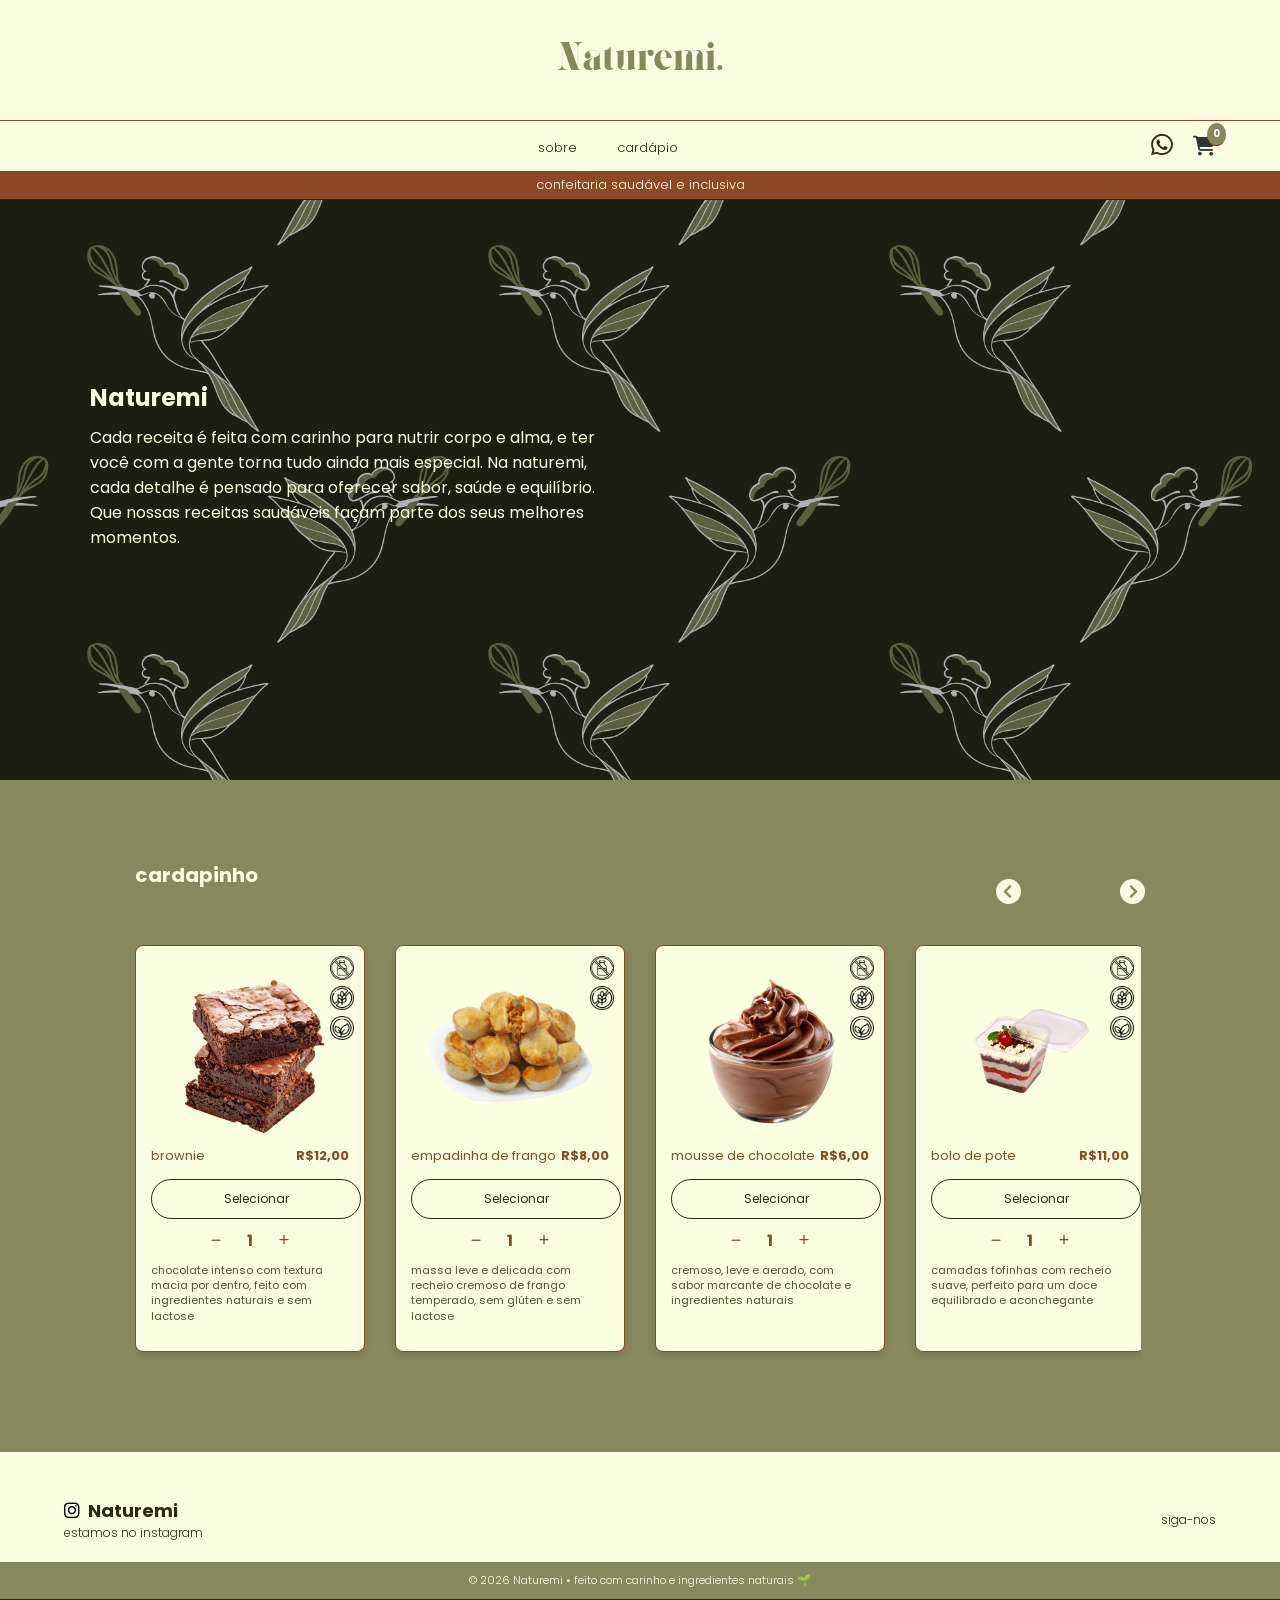
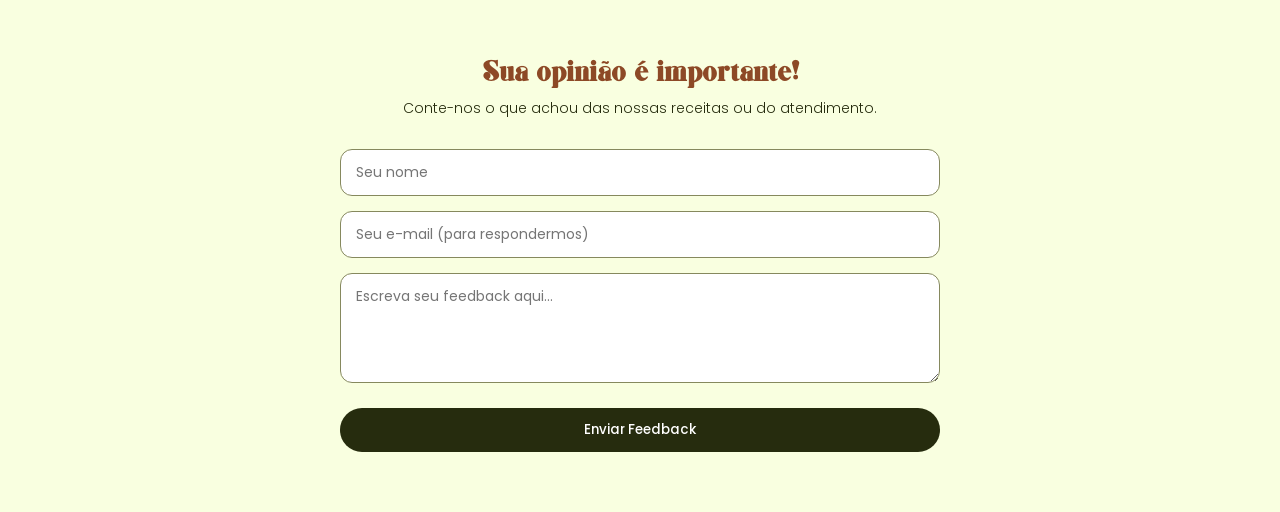
<file: index.html>
<!DOCTYPE html>
<html lang="en">
<head>
    <meta charset="UTF-8">
    <meta name="viewport" content="width=device-width, initial-scale=1.0">
    <link rel="stylesheet" href="https://cdnjs.cloudflare.com/ajax/libs/font-awesome/6.4.0/css/all.min.css"
/>
    <link rel="stylesheet" href="/styles/style.css">
    <link rel="icon" href="/assets/favicon.png" type="image/png">
    <title>Naturemi</title>
</head>
<body>

    <header>
        <nav>
            <span class="titulo">Naturemi.</span>
            
            <div class="menu-container">
                <ul class="navegacao">
                    <li><a href="#sobre">sobre</a></li>
                    <li><a href="#cardapio">cardápio</a></li>
                </ul>

                <a href="https://wa.me/5541985334490?text=Oi!%20Conheci%20a%20Naturemi%20pelo%20site%20e%20fiquei%20interessada%20nas%20opções%20saudáveis%20🌱
"
                target="_blank">

                <button class="wpp">
                    <i class="fa-brands fa-whatsapp"></i>
                </button>

                </a>

                <div class="carrinho-topo" onclick="abrirCarrinho()">
                <i class="fa-solid fa-cart-shopping"></i>
                <span id="contador-carrinho">0</span>
            </div>

                </div>

            <div class="bordao">
                <h4>confeitaria saudável e inclusiva</h4>
            </div>
        </nav>
    </header>


    <div class="fundo1">

        <section class="sobre" id="sobre">
            <h1>Naturemi</h1>
            <p>Cada receita é feita com carinho para nutrir corpo e alma, e ter você com a gente torna tudo ainda mais especial. Na naturemi, cada detalhe é pensado para oferecer sabor, saúde e equilíbrio. Que nossas receitas saudáveis façam parte dos seus melhores momentos.</p>
        </section>

        </div>

    <main>
            <section class="receitas" id="cardapio">
                <div class="receitas-topo">
                <h2>cardapinho</h2>
                <div class="botoes-navegacao">
                <button class="botao-esquerda"><i class="fa-solid fa-circle-chevron-left"></i></button>
                <button class="botao-direita"><i class="fa-solid fa-circle-chevron-right"></i></button>
            </div>
        </div>

        <div class="receitas-lista">
            <div class="receita">
                <img src="/styles/images/brownie.png" alt="Brownie">
                <div class="titulo-preco">
                <h3>brownie</h3>
                <strong class="preco">R$12,00</strong>
                </div>
                <button class="comprar" data-nome="Brownie" data-preco="12">
                Selecionar
                </button>

                <div class="controle-quantidade">
                <button class="menos">−</button>
                <strong class="quantidade">1</strong>
                <button class="mais">+</button>
                </div>

                <p class="descricao">
                chocolate intenso com textura macia por dentro, feito com ingredientes naturais e sem lactose
                </p>

                <div class="selo sem-lactose">
                    <img src="/styles/images/sem-lactose.png" alt="Sem lactose">
                </div>

                <div class="selo sem-gluten">
                    <img src="/styles/images/sem-gluten.png" alt="Sem glúten">
                </div>

                <div class="selo vegano">
                    <img src="/styles/images/ecologia.png" alt="Vegano">
                </div>
            </div>

            <div class="receita">
                <img src="/styles/images/empadinha.png" alt="Empadinha">
                <div class="titulo-preco">
                <h3>empadinha de frango</h3> 
                <strong class="preco">R$8,00</strong>
                </div>
                <button class="comprar" data-nome="Empadinha" data-preco="8">
                    Selecionar</button>

                <div class="controle-quantidade">
                <button class="menos">−</button>
                <strong class="quantidade">1</strong>
                <button class="mais">+</button>
                </div>

                <p class="descricao">
                massa leve e delicada com recheio cremoso de frango temperado, sem glúten e sem lactose
                </p>


                <div class="selo sem-lactose">
                    <img src="/styles/images/sem-lactose.png" alt="Sem lactose">
                </div>

                <div class="selo sem-gluten">
                    <img src="/styles/images/sem-gluten.png" alt="Sem glúten">
                </div>
                 
            </div>

            <div class="receita">
                <img src="/styles/images/mouse.png" alt="Mousse">
                <div class="titulo-preco">
                <h3>mousse de chocolate</h3> 
                <strong class="preco">R$6,00</strong>
                </div>
                <button class="comprar" data-nome="Mousse" data-preco="6">Selecionar</button>
                
                <div class="controle-quantidade">
                <button class="menos">−</button>
                <strong class="quantidade">1</strong>
                <button class="mais">+</button>
                </div>

                <p class="descricao">
                cremoso, leve e aerado, com sabor marcante de chocolate e ingredientes naturais
                </p>

                <div class="selo sem-lactose">
                    <img src="/styles/images/sem-lactose.png" alt="Sem lactose">
                </div>

                <div class="selo sem-gluten">
                    <img src="/styles/images/sem-gluten.png" alt="Sem glúten">
                </div>

                <div class="selo vegano">
                    <img src="/styles/images/ecologia.png" alt="Vegano">
                </div>
            </div>

            <div class="receita">
                <img src="/styles/images/boolo.png" alt="Bolo">
                <div class="titulo-preco">
                <h3>bolo de pote</h3>
                <strong class="preco">R$11,00</strong>
                </div>
                <button class="comprar" data-nome="Bolo" data-preco="11">Selecionar</button>

                <div class="controle-quantidade">
                <button class="menos">−</button>
                <strong class="quantidade">1</strong>
                <button class="mais">+</button>
                </div>
                <p class="descricao">
                camadas fofinhas com recheio suave, perfeito para um doce equilibrado e aconchegante
                </p>

                <div class="selo sem-lactose">
                    <img src="/styles/images/sem-lactose.png" alt="Sem lactose">
                </div>

                <div class="selo sem-gluten">
                    <img src="/styles/images/sem-gluten.png" alt="Sem glúten">
                </div>

                <div class="selo vegano">
                    <img src="/styles/images/ecologia.png" alt="Vegano">
                </div>
            </div>

            <div class="receita">
                <img src="/styles/images/cookie.png" alt="Cookie">
                <div class="titulo-preco">
                <h3>Cookies</h3>
                <strong class="preco">R$8,00</strong>
                </div>
                <button class="comprar" data-nome="Cookie" data-preco="8">Selecionar</button>

                <div class="controle-quantidade">
                <button class="menos">−</button>
                <strong class="quantidade">1</strong>
                <button class="mais">+</button>
                </div>
                <p class="descricao">
                crocante por fora e macio por dentro, com toque artesanal e sabor caseiro
                </p>

                <div class="selo vegano">
                    <img src="/styles/images/ecologia.png" alt="Vegano">
                </div>

                
            </div>

            <div class="receita">
                <img src="/styles/images/brigadeiro_615x500px.png" alt="Brigadeiro">
                <div class="titulo-preco">
                <h3>Brigadeiro</h3>
                <strong class="preco">R$5,00</strong>
                </div>
                <button class="comprar" data-nome="Brigadeiro" data-preco="8">Selecionar</button>

                <div class="controle-quantidade">
                <button class="menos">−</button>
                <strong class="quantidade">1</strong>
                <button class="mais">+</button>
                </div>

                <p class="descricao">
                clássico brasileiro em versão mais leve, cremoso e feito com ingredientes selecionados
                </p>

                <div class="selo vegano">
                    <img src="/styles/images/ecologia.png" alt="Vegano">
                </div>

            </div>

                        <div class="receita">
                <img src="/styles/images/pngtree-caramel-custard-pudding-png-image_11712795.png" alt="Pudim">
                <div class="titulo-preco">
                <h3>Pudim</h3>
                <strong class="preco">R$9,00</strong>
                </div>
                <button class="comprar" data-nome="Pudim" data-preco="8">Selecionar</button>

                <div class="controle-quantidade">
                <button class="menos">−</button>
                <strong class="quantidade">1</strong>
                <button class="mais">+</button>
                </div>
                <p class="descricao">
                textura lisa e delicada com calda suave, uma versão leve do tradicional
                </p>

                <div class="selo vegano">
                    <img src="/styles/images/ecologia.png" alt="Vegano">
                </div>

                <div class="selo sem-lactose">
                    <img src="/styles/images/sem-lactose.png" alt="Sem lactose">
                </div>

                <div class="selo sem-gluten">
                    <img src="/styles/images/sem-gluten.png" alt="Sem glúten">
                </div>

            </div>

                        <div class="receita">
                <img src="/styles/images/palha-italiana-png-3-Transparent-Images.png" alt="Palha">
                <div class="titulo-preco">
                <h3>Palha italiana</h3>
                <strong class="preco">R$10,00</strong>
                </div>
                <button class="comprar" data-nome="Palha" data-preco="8">Selecionar</button>

                <div class="controle-quantidade">
                <button class="menos">−</button>
                <strong class="quantidade">1</strong>
                <button class="mais">+</button>
                </div>
                <p class="descricao">
                combinação perfeita de chocolate com crocância, equilibrado e irresistível
                </p>

                <div class="selo vegano">
                    <img src="/styles/images/ecologia.png" alt="Vegano">
                </div>

                <div class="selo sem-lactose">
                    <img src="/styles/images/sem-lactose.png" alt="Sem lactose">
                </div>

                <div class="selo sem-gluten">
                    <img src="/styles/images/sem-gluten.png" alt="Sem glúten">
                </div>

            </div>

                        <div class="receita">
                <img src="/styles/images/torta.jpg" alt="Tortinha de morango">
                <div class="titulo-preco">
                <h3>Tortinha de morango</h3>
                <strong class="preco">R$12,00</strong>
                </div>
                <button class="comprar" data-nome="Tortinha de morango" data-preco="8">Selecionar</button>

                <div class="controle-quantidade">
                <button class="menos">−</button>
                <strong class="quantidade">1</strong>
                <button class="mais">+</button>
                </div>
                <p class="descricao">
                base delicada com creme suave e morangos frescos, leve e refrescante
                </p>

                <div class="selo vegano">
                    <img src="/styles/images/ecologia.png" alt="Vegano">
                </div>

                <div class="selo sem-gluten">
                    <img src="/styles/images/sem-gluten.png" alt="Sem glúten">
                </div>
            </div>


        </div>

    </section>

    </main>


<footer class="footer">
    <div class="footer-container">

    <div class="footer-instagram">
<div class="insta-info">
  <div class="insta-top">
    <i class="fa-brands fa-instagram"></i>
    <p class="insta-name">Naturemi</p>
  </div>

  <p class="insta-text">estamos no instagram</p>
</div>

    <a 
        href="https://www.instagram.com/naturemisaudavel/"
        target="_blank"
        class="insta-link"
    >
        siga-nos
    </a>
    </div>
    </div>


<div class="footer-bottom">
  <span class="footer-copy">
    © 2026 Naturemi • feito com carinho e ingredientes naturais 🌱
  </span>
</div>
</footer>

<section class="feedback-section">
    <div class="feedback-container">
        <h3>Sua opinião é importante!</h3>
        <p>Conte-nos o que achou das nossas receitas ou do atendimento.</p>
        
        <form action="https://formspree.io/f/xbdznyqe" method="POST" id="form-feedback">
            <input type="text" name="nome" placeholder="Seu nome" required>
            <input type="email" name="email" placeholder="Seu e-mail (para respondermos)" required>
            <textarea name="mensagem" placeholder="Escreva seu feedback aqui..." rows="4" required></textarea>
            
            <button type="submit" class="btn-enviar">Enviar Feedback</button>
            <input type="hidden" name="_next" value="https://naturemi.onrender.com/">
        </form>
    </div>
</section>

<div class="overlay" onclick="fecharCarrinho()"></div>

<div class="painel-carrinho">

  <div class="header-carrinho">
    <h3>Seu Carrinho</h3>
    <button class="fechar-carrinho" onclick="fecharCarrinho()">
  <i class="fa-solid fa-xmark"></i>
</button>
  </div>

  <div id="lista-carrinho"></div>

  <div class="carrinho-total">
    Total: <span id="total">R$ 0,00</span>
  </div>

  <div class="tipo-entrega">
    <p>Como deseja receber?</p>

    <label>
      <input type="radio" name="entrega" value="Retirada">
      Retirada
    </label>

    <label>
      <input type="radio" name="entrega" value="Entrega">
      Entrega
    </label>
  </div>

  <div class="campo-endereco">
    <input type="text" id="endereco" placeholder="Rua e número">
    <input type="text" id="bairro" placeholder="Bairro">
  </div>

  <div class="tipo-pagamento">
    <p>Forma de pagamento</p>

    <label><input type="radio" name="pagamento" value="Pix"> Pix</label>
    <label><input type="radio" name="pagamento" value="Dinheiro"> Dinheiro</label>
    <label><input type="radio" name="pagamento" value="Cartão"> Cartão</label>
  </div>

  <button class="finalizar-pedido" onclick="enviarWhats()">
    Finalizar pelo WhatsApp
  </button>

    <button class="finalizar-pedido" onclick="enviarIfood()">
    Pedir via ifood
  </button>
    <script src="script.js"></script>
</div>
</body>
</html>
</file>
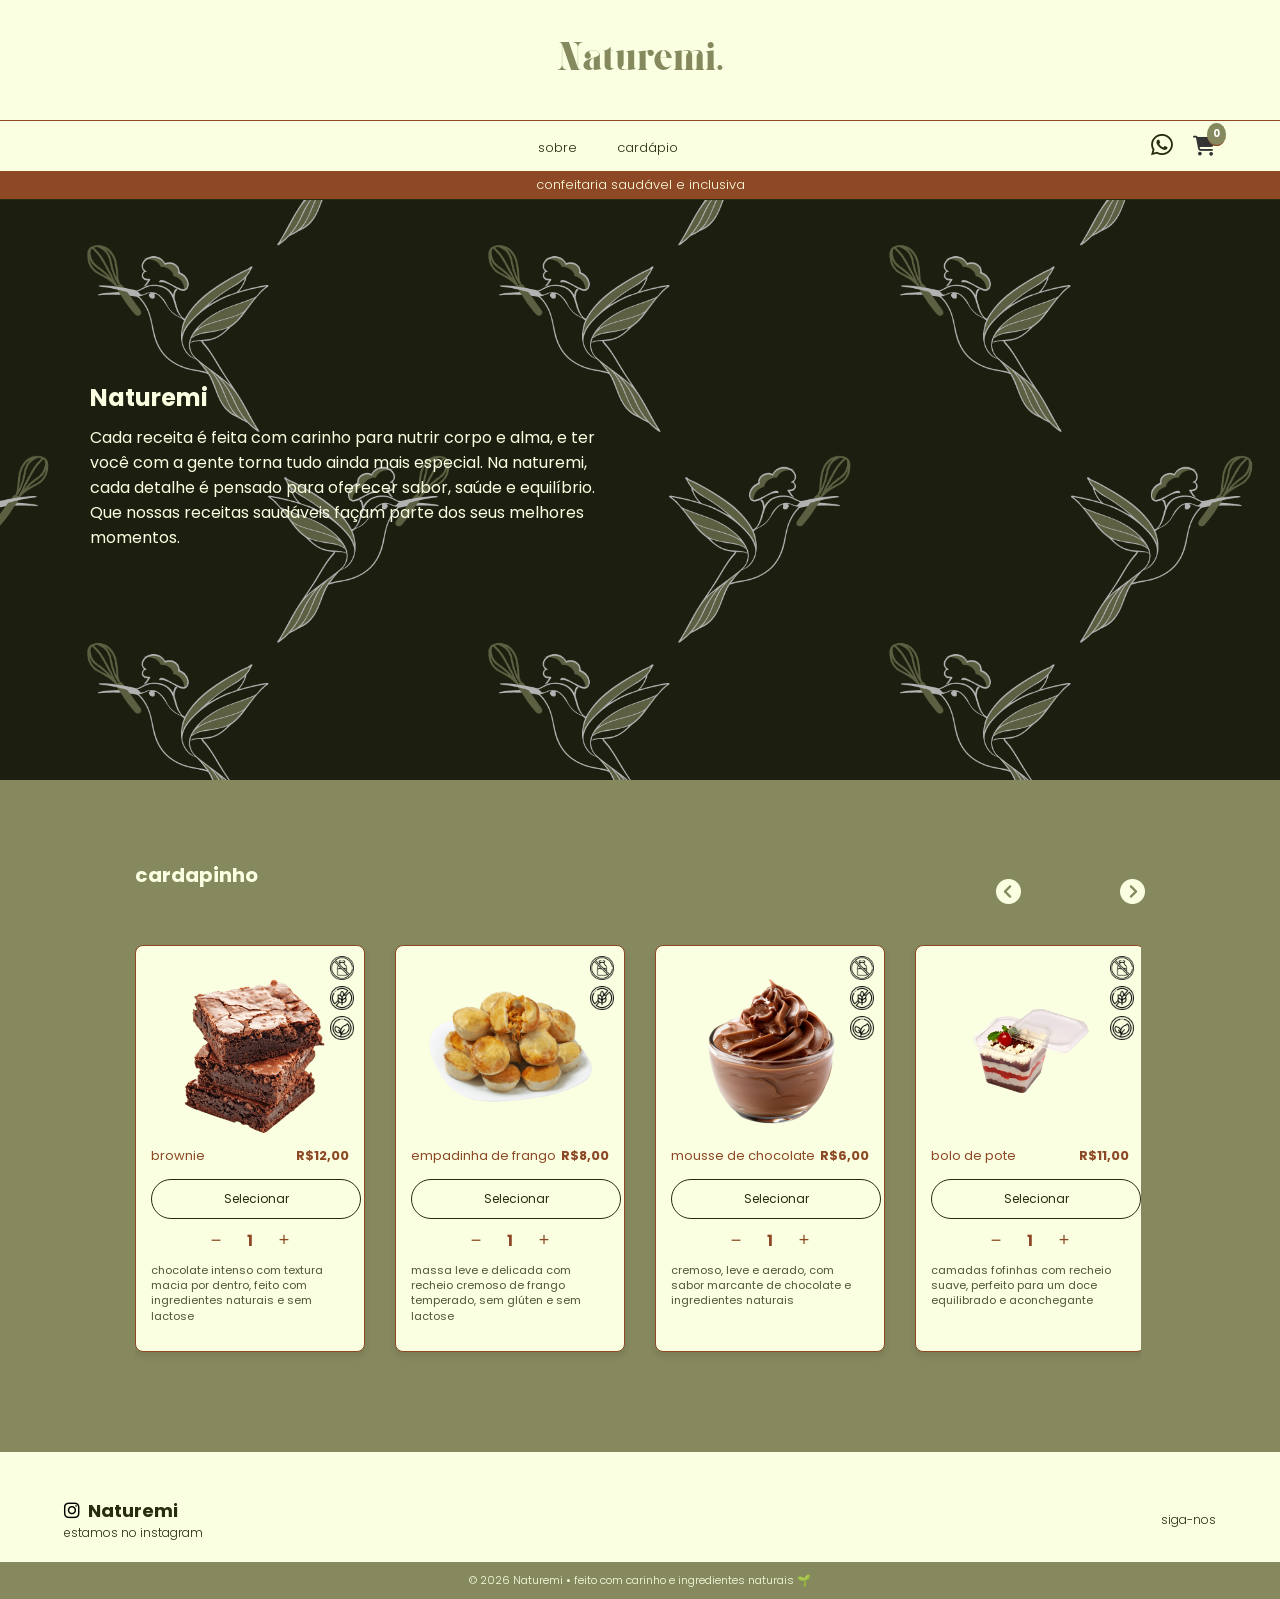
<file: pages/index.html>
<!DOCTYPE html>
<html lang="en">
<head>
    <meta charset="UTF-8">
    <meta name="viewport" content="width=device-width, initial-scale=1.0">
    <link rel="stylesheet" href="https://cdnjs.cloudflare.com/ajax/libs/font-awesome/6.4.0/css/all.min.css"
/>
    <link rel="stylesheet" href="/styles/style.css">
    <link rel="icon" href="/assets/favicon.png" type="image/png">
    <title>Naturemi</title>
</head>
<body>

    <header>
        <nav>
            <span class="titulo">Naturemi.</span>
            
            <div class="menu-container">
                <ul class="navegacao">
                    <li><a href="#sobre">sobre</a></li>
                    <li><a href="#cardapio">cardápio</a></li>
                </ul>

                <a href="https://wa.me/5541985334490?text=Oi!%20Conheci%20a%20Naturemi%20pelo%20site%20e%20fiquei%20interessada%20nas%20opções%20saudáveis%20🌱
"
                target="_blank">

                <button class="wpp">
                    <i class="fa-brands fa-whatsapp"></i>
                </button>

                </a>

                <div class="carrinho-topo" onclick="abrirCarrinho()">
                <i class="fa-solid fa-cart-shopping"></i>
                <span id="contador-carrinho">0</span>
            </div>

                </div>

            <div class="bordao">
                <h4>confeitaria saudável e inclusiva</h4>
            </div>
        </nav>
    </header>


    <div class="fundo1">

        <section class="sobre" id="sobre">
            <h1>Naturemi</h1>
            <p>Cada receita é feita com carinho para nutrir corpo e alma, e ter você com a gente torna tudo ainda mais especial. Na naturemi, cada detalhe é pensado para oferecer sabor, saúde e equilíbrio. Que nossas receitas saudáveis façam parte dos seus melhores momentos.</p>
        </section>

        </div>

    <main>
            <section class="receitas" id="cardapio">
                <div class="receitas-topo">
                <h2>cardapinho</h2>
                <div class="botoes-navegacao">
                <button class="botao-esquerda"><i class="fa-solid fa-circle-chevron-left"></i></button>
                <button class="botao-direita"><i class="fa-solid fa-circle-chevron-right"></i></button>
            </div>
        </div>

        <div class="receitas-lista">
            <div class="receita">
                <img src="/styles/images/brownie.png" alt="Brownie">
                <div class="titulo-preco">
                <h3>brownie</h3>
                <strong class="preco">R$12,00</strong>
                </div>
                <button class="comprar" 
                onclick="adicionarItem('Brownie', 12)">
                    Selecionar
                </button>

                <div class="controle-quantidade">
                <button class="menos">−</button>
                <strong class="quantidade">1</strong>
                <button class="mais">+</button>
                </div>

                <p class="descricao">
                chocolate intenso com textura macia por dentro, feito com ingredientes naturais e sem lactose
                </p>

                <div class="selo sem-lactose">
                    <img src="/styles/images/sem-lactose.png" alt="Sem lactose">
                </div>

                <div class="selo sem-gluten">
                    <img src="/styles/images/sem-gluten.png" alt="Sem glúten">
                </div>

                <div class="selo vegano">
                    <img src="/styles/images/ecologia.png" alt="Vegano">
                </div>
            </div>

            <div class="receita">
                <img src="/styles/images/empadinha.png" alt="Empadinha">
                <div class="titulo-preco">
                <h3>empadinha de frango</h3> 
                <strong class="preco">R$8,00</strong>
                </div>
                <button class="comprar" data-nome="Empadinha" data-preco="8">
                    Selecionar</button>

                <div class="controle-quantidade">
                <button class="menos">−</button>
                <strong class="quantidade">1</strong>
                <button class="mais">+</button>
                </div>

                <p class="descricao">
                massa leve e delicada com recheio cremoso de frango temperado, sem glúten e sem lactose
                </p>


                <div class="selo sem-lactose">
                    <img src="/styles/images/sem-lactose.png" alt="Sem lactose">
                </div>

                <div class="selo sem-gluten">
                    <img src="/styles/images/sem-gluten.png" alt="Sem glúten">
                </div>
                 
            </div>

            <div class="receita">
                <img src="/styles/images/mouse.png" alt="Mousse">
                <div class="titulo-preco">
                <h3>mousse de chocolate</h3> 
                <strong class="preco">R$6,00</strong>
                </div>
                <button class="comprar" data-nome="Mousse" data-preco="6">Selecionar</button>
                
                <div class="controle-quantidade">
                <button class="menos">−</button>
                <strong class="quantidade">1</strong>
                <button class="mais">+</button>
                </div>

                <p class="descricao">
                cremoso, leve e aerado, com sabor marcante de chocolate e ingredientes naturais
                </p>

                <div class="selo sem-lactose">
                    <img src="/styles/images/sem-lactose.png" alt="Sem lactose">
                </div>

                <div class="selo sem-gluten">
                    <img src="/styles/images/sem-gluten.png" alt="Sem glúten">
                </div>

                <div class="selo vegano">
                    <img src="/styles/images/ecologia.png" alt="Vegano">
                </div>
            </div>

            <div class="receita">
                <img src="/styles/images/boolo.png" alt="Bolo">
                <div class="titulo-preco">
                <h3>bolo de pote</h3>
                <strong class="preco">R$11,00</strong>
                </div>
                <button class="comprar" data-nome="Bolo" data-preco="11">Selecionar</button>

                <div class="controle-quantidade">
                <button class="menos">−</button>
                <strong class="quantidade">1</strong>
                <button class="mais">+</button>
                </div>
                <p class="descricao">
                camadas fofinhas com recheio suave, perfeito para um doce equilibrado e aconchegante
                </p>

                <div class="selo sem-lactose">
                    <img src="/styles/images/sem-lactose.png" alt="Sem lactose">
                </div>

                <div class="selo sem-gluten">
                    <img src="/styles/images/sem-gluten.png" alt="Sem glúten">
                </div>

                <div class="selo vegano">
                    <img src="/styles/images/ecologia.png" alt="Vegano">
                </div>
            </div>

            <div class="receita">
                <img src="/styles/images/cookie.png" alt="Cookie">
                <div class="titulo-preco">
                <h3>Cookies</h3>
                <strong class="preco">R$8,00</strong>
                </div>
                <button class="comprar" data-nome="Cookie" data-preco="8">Selecionar</button>

                <div class="controle-quantidade">
                <button class="menos">−</button>
                <strong class="quantidade">1</strong>
                <button class="mais">+</button>
                </div>
                <p class="descricao">
                crocante por fora e macio por dentro, com toque artesanal e sabor caseiro
                </p>

                <div class="selo vegano">
                    <img src="/styles/images/ecologia.png" alt="Vegano">
                </div>

                
            </div>

            <div class="receita">
                <img src="/styles/images/brigadeiro_615x500px.png" alt="Brigadeiro">
                <div class="titulo-preco">
                <h3>Brigadeiro</h3>
                <strong class="preco">R$5,00</strong>
                </div>
                <button class="comprar" data-nome="Brigadeiro" data-preco="8">Selecionar</button>

                <div class="controle-quantidade">
                <button class="menos">−</button>
                <strong class="quantidade">1</strong>
                <button class="mais">+</button>
                </div>

                <p class="descricao">
                clássico brasileiro em versão mais leve, cremoso e feito com ingredientes selecionados
                </p>

                <div class="selo vegano">
                    <img src="/styles/images/ecologia.png" alt="Vegano">
                </div>

            </div>

                        <div class="receita">
                <img src="/styles/images/pngtree-caramel-custard-pudding-png-image_11712795.png" alt="Pudim">
                <div class="titulo-preco">
                <h3>Pudim</h3>
                <strong class="preco">R$9,00</strong>
                </div>
                <button class="comprar" data-nome="Pudim" data-preco="8">Selecionar</button>

                <div class="controle-quantidade">
                <button class="menos">−</button>
                <strong class="quantidade">1</strong>
                <button class="mais">+</button>
                </div>
                <p class="descricao">
                textura lisa e delicada com calda suave, uma versão leve do tradicional
                </p>

                <div class="selo vegano">
                    <img src="/styles/images/ecologia.png" alt="Vegano">
                </div>

                <div class="selo sem-lactose">
                    <img src="/styles/images/sem-lactose.png" alt="Sem lactose">
                </div>

                <div class="selo sem-gluten">
                    <img src="/styles/images/sem-gluten.png" alt="Sem glúten">
                </div>

            </div>

                        <div class="receita">
                <img src="/styles/images/palha-italiana-png-3-Transparent-Images.png" alt="Palha">
                <div class="titulo-preco">
                <h3>Palha italiana</h3>
                <strong class="preco">R$10,00</strong>
                </div>
                <button class="comprar" data-nome="Palha" data-preco="8">Selecionar</button>

                <div class="controle-quantidade">
                <button class="menos">−</button>
                <strong class="quantidade">1</strong>
                <button class="mais">+</button>
                </div>
                <p class="descricao">
                combinação perfeita de chocolate com crocância, equilibrado e irresistível
                </p>

                <div class="selo vegano">
                    <img src="/styles/images/ecologia.png" alt="Vegano">
                </div>

                <div class="selo sem-lactose">
                    <img src="/styles/images/sem-lactose.png" alt="Sem lactose">
                </div>

                <div class="selo sem-gluten">
                    <img src="/styles/images/sem-gluten.png" alt="Sem glúten">
                </div>

            </div>

                        <div class="receita">
                <img src="/styles/images/torta.jpg" alt="Tortinha de morango">
                <div class="titulo-preco">
                <h3>Tortinha de morango</h3>
                <strong class="preco">R$12,00</strong>
                </div>
                <button class="comprar" data-nome="Tortinha de morango" data-preco="8">Selecionar</button>

                <div class="controle-quantidade">
                <button class="menos">−</button>
                <strong class="quantidade">1</strong>
                <button class="mais">+</button>
                </div>
                <p class="descricao">
                base delicada com creme suave e morangos frescos, leve e refrescante
                </p>

                <div class="selo vegano">
                    <img src="/styles/images/ecologia.png" alt="Vegano">
                </div>

                <div class="selo sem-gluten">
                    <img src="/styles/images/sem-gluten.png" alt="Sem glúten">
                </div>
            </div>


        </div>

    </section>

    </main>


<footer class="footer">
    <div class="footer-container">

    <div class="footer-instagram">
<div class="insta-info">
  <div class="insta-top">
    <i class="fa-brands fa-instagram"></i>
    <p class="insta-name">Naturemi</p>
  </div>

  <p class="insta-text">estamos no instagram</p>
</div>

    <a 
        href="https://www.instagram.com/naturemisaudavel/"
        target="_blank"
        class="insta-link"
    >
        siga-nos
    </a>
    </div>
    </div>


<div class="footer-bottom">
  <span class="footer-copy">
    © 2026 Naturemi • feito com carinho e ingredientes naturais 🌱
  </span>
</div>
</footer>
</body>

<div class="overlay" onclick="fecharCarrinho()"></div>

<div class="painel-carrinho">

  <div class="header-carrinho">
    <h3>Seu Carrinho</h3>
    <button class="fechar-carrinho" onclick="fecharCarrinho()">
  <i class="fa-solid fa-xmark"></i>
</button>
  </div>

  <div id="lista-carrinho"></div>

  <div class="carrinho-total">
    Total: <span id="total">R$ 0,00</span>
  </div>

  <div class="tipo-entrega">
    <p>Como deseja receber?</p>

    <label>
      <input type="radio" name="entrega" value="Retirada">
      Retirada
    </label>

    <label>
      <input type="radio" name="entrega" value="Entrega">
      Entrega
    </label>
  </div>

  <div class="campo-endereco">
    <input type="text" id="endereco" placeholder="Rua e número">
    <input type="text" id="bairro" placeholder="Bairro">
  </div>

  <div class="tipo-pagamento">
    <p>Forma de pagamento</p>

    <label><input type="radio" name="pagamento" value="Pix"> Pix</label>
    <label><input type="radio" name="pagamento" value="Dinheiro"> Dinheiro</label>
    <label><input type="radio" name="pagamento" value="Cartão"> Cartão</label>
  </div>

  <button class="finalizar-pedido" onclick="enviarWhats()">
    Finalizar pelo WhatsApp
  </button>

    <button class="finalizar-pedido" onclick="enviarIfood()">
    Pedir via ifood
  </button>
    <script src="/pages/script.js"></script>
</div>
</html>
</file>
<file: styles/style.css>
@import url('https://fonts.googleapis.com/css2?family=Poppins:ital,wght@0,100;0,200;0,300;0,400;0,500;0,600;0,700;0,800;0,900;1,100;1,200;1,300;1,400;1,500;1,600;1,700;1,800;1,900&display=swap');

@font-face { 
    font-family: 'Giaza1'; 
    src: url('/styles/fonts/Giaza.otf') 
    format('opentype'); 
    font-weight: normal; 
    font-style: normal; 
}

@font-face { 
    font-family: 'Giaza2'; 
    src: url('/styles/fonts/Giaza\ Stencil.otf') 
    format('opentype'); 
    font-weight: normal; 
    font-style: normal; 
}

:root {
    --cor-verde-claro: #86895e;
    --cor-marrom: #8d4926;
    --cor-verde-escuro: #262c0e;
    --cor-de-fundo: rgb(249, 255, 224);
}

* {
    margin: 0;
    padding: 0;
    box-sizing: border-box;
}

header {
    position: fixed;
    top: 0;
    left: 0;
    width: 100%;
    background-color: var(--cor-de-fundo);
    z-index: 1000;
    border-bottom: 0.5px solid var(--cor-verde-escuro);
}

body {
    font-family: 'Poppins', sans-serif;
    background-color: var(--cor-de-fundo);
    margin-top: 150px;
    overflow-x: hidden;

}

.titulo {
    font-family: 'Giaza1';
    font-size: 40px;
    transition: font-size 0.5s ease;
    color: var(--cor-verde-claro);
    margin-top: 40px;
}


span {
    text-align: center;
    display: flex;
    justify-content: center;
    align-items: center;
    padding-bottom: 40px;
    border-bottom: 0.3px solid var(--cor-marrom);
}

.menu-container {
    display: flex;
    align-items: center;
    justify-content: space-between;
    width: 90%;
    margin: 0 auto;
    padding: 10px 0;

}

.navegacao {
    list-style: none;
    display: flex;
    justify-content: center;
    gap: 40px;
    margin: 0;
    padding: 0;
    flex: 1;
}

.navegacao li a {
    color: var(--cor-verde-escuro);
    text-decoration: none;
    font-weight: 300;
    font-size: 13px;
}

.compra {
    color: var(--cor-verde-escuro);
    font-size: 20px;
    border: none;
    background: none;
    cursor: pointer;
    margin-left: 10px;
}

.wpp {
    color: var(--cor-verde-escuro);
    font-size: 25px;
    border: none;
    background: none;
    cursor: pointer;
    margin-right: 20px;
}

.bordao {
    text-align: center;
    font-size: 13px;
    background-color: var(--cor-marrom);
    color: var(--cor-de-fundo);
    padding: 1px;
    font-weight: 200;
}

.bordao h4 {
    font-weight: 300;
    margin: 3px;
}

.fundo1 {
    background-image: url('/styles/images/fundo1.png');
    background-size: cover;
    background-position: center;
    height: 70vh;
    display: flex;
    margin: 0;
    padding: 0 3rem;
    justify-content: space-between;
    align-items: center;
    color: var(--cor-de-fundo);
    position: relative;
    gap: 5rem;
}

.fundo1::before{
    content: "";
    position: absolute;
    top: 0;
    left: 0;
    width: 100%;
    height: 100%;
    background: rgba(0, 0, 0, 0.3);
    z-index: 1;
}

.fundo1 h1,
.fundo1 p, 
.fundo1 h3 {
  position: relative;
  z-index: 2;
  margin: 10px;
}

.sobre {
    flex: 1;
    max-width: 50%;
    text-align: left;
    z-index: 2;
    position: relative;
    margin-right: 3rem;
    padding: 2rem;
}


.receitas {
  padding: 80px 40px;
  background-color: var(--cor-verde-claro);
  color: var(--cor-de-fundo);
  text-align: center;
  box-sizing: border-box;
}

.receitas-topo {
  display: flex;
  align-items: center;
  justify-content: space-between;
  
}

.receitas h2 {
    text-align: left;
    font-size: 20px;
    margin-bottom: 35px;
    margin-left: 95px;
}

@media (min-width: 768px) {
  .receitas-lista {
    margin-left: 95px;
    margin-right: 95px;
  }
}

.botoes-navegacao button {
    font-size: 25px;
    color: var(--cor-de-fundo);
    background: none;
    border: none;
    cursor: pointer;
    margin-right: 95px;
}

@media (min-width: 768px) {
  .receitas h2 {
    margin-left: 95px;
  }
}

.receitas-lista {
    display: flex;
    gap: 30px;
    overflow-x: auto;
    padding:20px 0;
    margin-left: 95px;
    margin-right: 99px;
    scroll-behavior: smooth;
}

@media (max-width: 600px) {
  .receita {
    width: 160px;
  }
}

.receita {
    background: var(--cor-de-fundo);
    width: 230px; /* 👈 ADICIONA ISSO */
    flex: 0 0 auto;
    border: 1px solid var(--cor-marrom);
    border-radius: 8px;
    padding: 15px;
    text-align: center;
    box-shadow: 0 4px 6px rgba(0, 0, 0, 0.1);
    position: relative;
}

@media (max-width: 600px) {
  .receita {
    width: 160px;
  }
}

.receita h3 {
    color: var(--cor-marrom);
    font-size: 13px;
    font-weight: 400;

}

.receita img {
    width: 200px;
    height:180px;
    object-fit: contain;
}

.receitas-lista::-webkit-scrollbar {
  display: none;
}

.comprar {
    font-size: 14px;
    color: var(--cor-marrom);
    background: none;
    border-radius: 20px;
    padding: 10px;
    border: 1px solid var(--cor-marrom);
    width: 210px;
    cursor: pointer;
}

.footer {
  background-color: var(--cor-de-fundo);
  padding: 25px 0;
  text-align: center;
  padding-top: 25px;
  padding-bottom: 0;
}

.footer-container {
  width: 90%;
  margin: 0 auto;
}

.footer-instagram {
  display: flex;
  justify-content: space-between;
  align-items: center;
  padding: 20px 0;
}

.insta-info {
  display: flex;
  flex-direction: column;
}

.insta-top {
  display: flex;
  align-items: center; 
  gap: 8px;
}

.insta-top i {
  font-size: 18px;
}

.insta-name {
  font-size: 18px;
  font-weight: 400;
  color: var(--cor-verde-escuro);
  font-weight: bold;
}

.insta-text {
  font-size: 12px;
  font-weight: 300;
  color: var(--cor-verde-escuro);
}

.insta-link {
  font-size: 12px;
  font-weight: 300;
  color: var(--cor-verde-escuro);
  text-decoration: none;
}

.insta-link:hover {
  color: var(--cor-marrom);
}

.footer-bottom {
  background-color: var(--cor-verde-claro);
  padding: 10px 0;
  margin: 0;
}

.footer-copy {
  display: block;
  padding: 0;
  border: none;
  margin: 0;
  text-align: center;
  font-size: 11px;
  font-weight: 300;
  color: var(--cor-de-fundo);
}

.comprar {
  background-color: transparent;
  border: 1px solid var(--cor-verde-escuro);
  color: var(--cor-verde-escuro);
  cursor: pointer;
  transition: 0.3s;
  font-family: 'poppins';
  font-size: 12px;
}

.comprar.ativo {
  background-color: var(--cor-verde-escuro);
  color: #fff;
}

.finalizar-pedido {
  margin: 30px auto 0;
  display: block;
  padding: 12px 24px;
  background-color: var(--cor-verde-escuro);
  color: white;
  border: none;
  cursor: pointer;
  border-radius: 20px;
  font-family: 'poppins';
  font-size: 12px;
}


html {
  scroll-behavior: smooth;
}

.ifood-info {
  font-size: 12px;
  color: var(--cor-verde-escuro);
  opacity: 0.8;
  margin-top: 15px;
}

.selo {
  position: absolute;
  right: 10px;
}

.selo img {
  width: 24px;
  height: 24px;
}

.sem-lactose { top: 10px; }
.sem-gluten { top: 40px; }
.vegano { top: 70px; }

.titulo-preco {
  display: flex;
  justify-content: space-between;
  align-items: center;
  width: 100%;
}

.titulo-preco h3,
.preco {
  margin: 0;
  font-size: 13px;
  line-height: 1.2;
  color:#8d4926;
  margin-bottom: 15px;
}

.resumo-pedido {
  margin-top: 20px;
  font-weight: 600;
  font-size: 16px;
  color: var(--cor-verde-escuro);
  display: none;
}

.controle-quantidade {
  display: flex;
  align-items: center;
  justify-content: center;
  gap: 10px;
  margin-top: 8px;
  color: #8d4926;
}

.controle-quantidade button {
  width: 28px;
  height: 28px;
  border-radius: 50%;
  border: none;
  background-color: var(--cor-verde);
  color: white;
  font-size: 18px;
  cursor: pointer;
  transition: 0.2s;
  color: #8d4926;
}

.controle-quantidade button:hover {
  transform: scale(1.1);
}

.controle-quantidade .quantidade {
  min-width: 20px;
  text-align: center;
  font-weight: bold;
}

.tipo-entrega {
  margin-top: 30px;
  text-align: center;
  display: none;
}

.opcao-entrega {
  display: inline-flex;
  align-items: center;
  gap: 6px;
  margin: 10px 15px;
  cursor: pointer;
  font-size: 13px;
}

.campo-endereco {
  display: none;
  margin: 20px auto;
  width: 280px;
  flex-direction: column;
  gap: 10px;
  font-family: 'Poppins', sans-serif;
}

.campo-endereco.ativo {
  display: flex;
  font-family: 'Poppins', sans-serif;
}

.campo-endereco input {
  padding: 10px;
  border-radius: 15px;
  border: 1px solid var(--cor-marrom);
  font-size: 12px;
  outline: none;
  transition: 0.3s;
}

.campo-endereco input:focus {
  border-color: var(--cor-verde-escuro);
  box-shadow: 0 0 5px rgba(0,0,0,0.1);
}

.tipo-pagamento {
  display: none;
  margin-top: 30px;
  text-align: center;
}

.tipo-pagamento.ativo {
  display: block;
}

.carrinho-topo {
  position: relative;
  cursor: pointer;
  font-size: 20px;
  color: #333;
  transition: 0.2s;
}

.carrinho-topo:hover {
  transform: scale(1.1);
}

#contador-carrinho {
  position: absolute;
  top: -8px;
  right: -10px;
  background: var(--cor-verde-claro);
  color: white;
  font-size: 11px;
  padding: 3px 6px;
  border-radius: 50%;
  font-weight: bold;
}

.topo-acoes {
  position: fixed;
  top: 15px;
  right: 15px;
  display: flex;
  gap: 15px;
}

.btn-carrinho {
  position: relative;
  cursor: pointer;
  font-size: 22px;
}

#contador-carrinho {
  position: absolute;
  top: -8px;
  right: -10px;
  background: var(--cor-verde-claro);
  color: white;
  font-size: 10px;
  padding: 3px 6px;
  border-radius: 50%;
}

.painel-carrinho {
  position: fixed;
  top: 0;
  right: -400px;
  width: 320px;
  height: 100%;
  background: white;
  box-shadow: -5px 0 20px rgba(0,0,0,0.1);
  padding: 20px;
  transition: 0.3s;
  overflow-y: auto;
  z-index: 1001;
}

.painel-carrinho.ativo {
  right: 0;
}

.overlay {
  position: fixed;
  inset: 0;
  background: rgba(0,0,0,0.4);
  display: none;
  z-index: 1000;
}

.overlay.ativo {
  display: block;
}

.header-carrinho {
  display: flex;
  justify-content: space-between;
  align-items: center;
}

.fechar-carrinho {
  background: none;
  border: none;
  font-size: 18px;
  cursor: pointer;
  color: #444;
  transition: 0.2s;
}

.fechar-carrinho:hover {
  color: var(--cor-verde-escuro);
  transform: rotate(90deg);
}

.painel-carrinho {
  border-top-left-radius: 25px;
  border-bottom-left-radius: 25px;
}

.carrinho-total {
  margin-top: 20px;
  font-weight: bold;
  font-size: 18px;
  text-align: right;
}

.finalizar-pedido {
  width: 100%;
  margin-top: 20px;
  padding: 12px;
  border-radius: 20px;
  border: none;
  background: var(--cor-verde-escuro);
  color: white;
  font-weight: 500;
  cursor: pointer;
  transition: 0.3s;
}

.finalizar-pedido:hover {
  background: var(--cor-verde-claro);
}

.descricao {
  font-size: 11px;
  color: var(--cor-verde-escuro);
  opacity: 0.8;
  margin: 8px 0 12px;
  line-height: 1.4;
  text-align: left;
}


/* Para Tablets e Celulares (Telas menores que 768px) */
@media (max-width: 768px) {
    
    /* 1. Ajuste do Header e Título */
    .menu-container {
        flex-direction: column; /* Empilha a logo e o menu */
        gap: 10px;
    }

    .navegacao {
        gap: 15px; /* Diminui o espaço entre links */
        flex-wrap: wrap; /* Permite quebrar linha se não couber */
    }

    .titulo {
        font-size: 28px; /* Diminui o título da marca */
        margin-top: 10px;
    }

    body {
        margin-top: 180px; /* Ajuste conforme a nova altura do header */
    }

    /* 2. Seção Principal (Fundo1) */
    .fundo1 {
        flex-direction: column; /* Empilha o texto sobre a imagem */
        text-align: center;
        height: auto;
        padding: 4rem 1rem;
        gap: 2rem;
    }

    .sobre {
        max-width: 100%; /* Ocupa a largura toda no celular */
        margin-right: 0;
        padding: 1rem;
    }

    /* 3. Seção de Receitas */
    .receitas {
        padding: 40px 15px;
    }

    .receitas h2 {
        margin-left: 0;
        text-align: center;
    }

    .receitas-lista {
        margin-left: 0;
        margin-right: 0;
        gap: 15px;
    }

    /* 4. Carrinho/Painel */
    .painel-carrinho {
        width: 100%; /* Ocupa a tela toda no celular */
        right: -100%;
    }
}

/* Para Celulares Pequenos (Telas menores que 480px) */
@media (max-width: 480px) {
    .navegacao li a {
        font-size: 11px;
    }
    
    .receita {
        width: 140px; /* Miniaturas menores */
    }
}
/* --- ESTILOS PARA CELULAR (ATÉ 768px) --- */
@media (max-width: 768px) {
    
    /* 1. Layout da Seção e Título */
    .receitas h2 {
        text-align: center;
        margin-left: 0;
        margin-bottom: 20px;
    }

    .receitas-lista {
        display: flex;
        flex-direction: column; /* Empilha os cards */
        align-items: center;
        overflow-x: visible;    /* Cancela o scroll lateral */
        margin: 0;
        gap: 25px;              /* Espaço entre os pratos */
    }

    .botoes-navegacao {
        display: none;          /* Esconde as setas de scroll lateral */
    }

    /* 2. O Card (Receita) */
    .receita {
        width: 90%;
        max-width: 350px;
        position: relative;     /* Base para os selos absolutos */
        flex: unset;
    }

    .receita img {
        width: 100%;
        height: auto;
        max-height: 220px;
        object-fit: cover;
        margin-bottom: 10px;
    }

    /* 3. Ajuste dos Selos (Ícones) */
    .selo {
        position: absolute;
        top: 15px;
        right: 15px;
        display: flex;
        flex-direction: column; /* Faz os selos ficarem um abaixo do outro */
        gap: 8px;               /* Distância entre os ícones */
        z-index: 10;
        width: auto;            /* Garante que o container não estique */
    }

    /* Reset crucial: cancela as posições fixas do CSS original */
    .selo img, 
    .sem-lactose, 
    .sem-gluten, 
    .vegano { 
        position: static !important; 
        width: 22px !important;
        height: 22px !important;
        margin: 0 !important;
    }
}

/* --- SEÇÃO DE FEEDBACK --- */
.feedback-section {
    background-color: var(--cor-de-fundo);
    padding: 60px 20px;
    border-top: 0.5px solid var(--cor-verde-escuro);
}

.feedback-container {
    max-width: 600px;
    margin: 0 auto;
    text-align: center;
}

.feedback-container h3 {
    font-family: 'Giaza1', serif;
    color: var(--cor-marrom);
    font-size: 28px;
    margin-bottom: 10px;
}

.feedback-container p {
    font-size: 14px;
    color: var(--cor-verde-escuro);
    margin-bottom: 30px;
    font-weight: 300;
}

#form-feedback {
    display: flex;
    flex-direction: column;
    gap: 15px;
}

#form-feedback input, 
#form-feedback textarea {
    width: 100%;
    padding: 12px 15px;
    border: 1px solid var(--cor-verde-claro);
    border-radius: 12px;
    background-color: white;
    font-family: 'Poppins', sans-serif;
    font-size: 14px;
    outline: none;
    transition: 0.3s;
}

#form-feedback input:focus, 
#form-feedback textarea:focus {
    border-color: var(--cor-marrom);
    box-shadow: 0 0 5px rgba(141, 73, 38, 0.2);
}

.btn-enviar {
    background-color: var(--cor-verde-escuro);
    color: white;
    padding: 12px;
    border: none;
    border-radius: 25px;
    cursor: pointer;
    font-family: 'Poppins', sans-serif;
    font-weight: 500;
    transition: 0.3s;
    margin-top: 10px;
}

.btn-enviar:hover {
    background-color: var(--cor-marrom);
    transform: translateY(-2px);
}

/* Ajuste para Celular */
@media (max-width: 768px) {
    .feedback-section {
        padding: 40px 15px;
    }
    
    .feedback-container h3 {
        font-size: 22px;
    }
}
</file>
